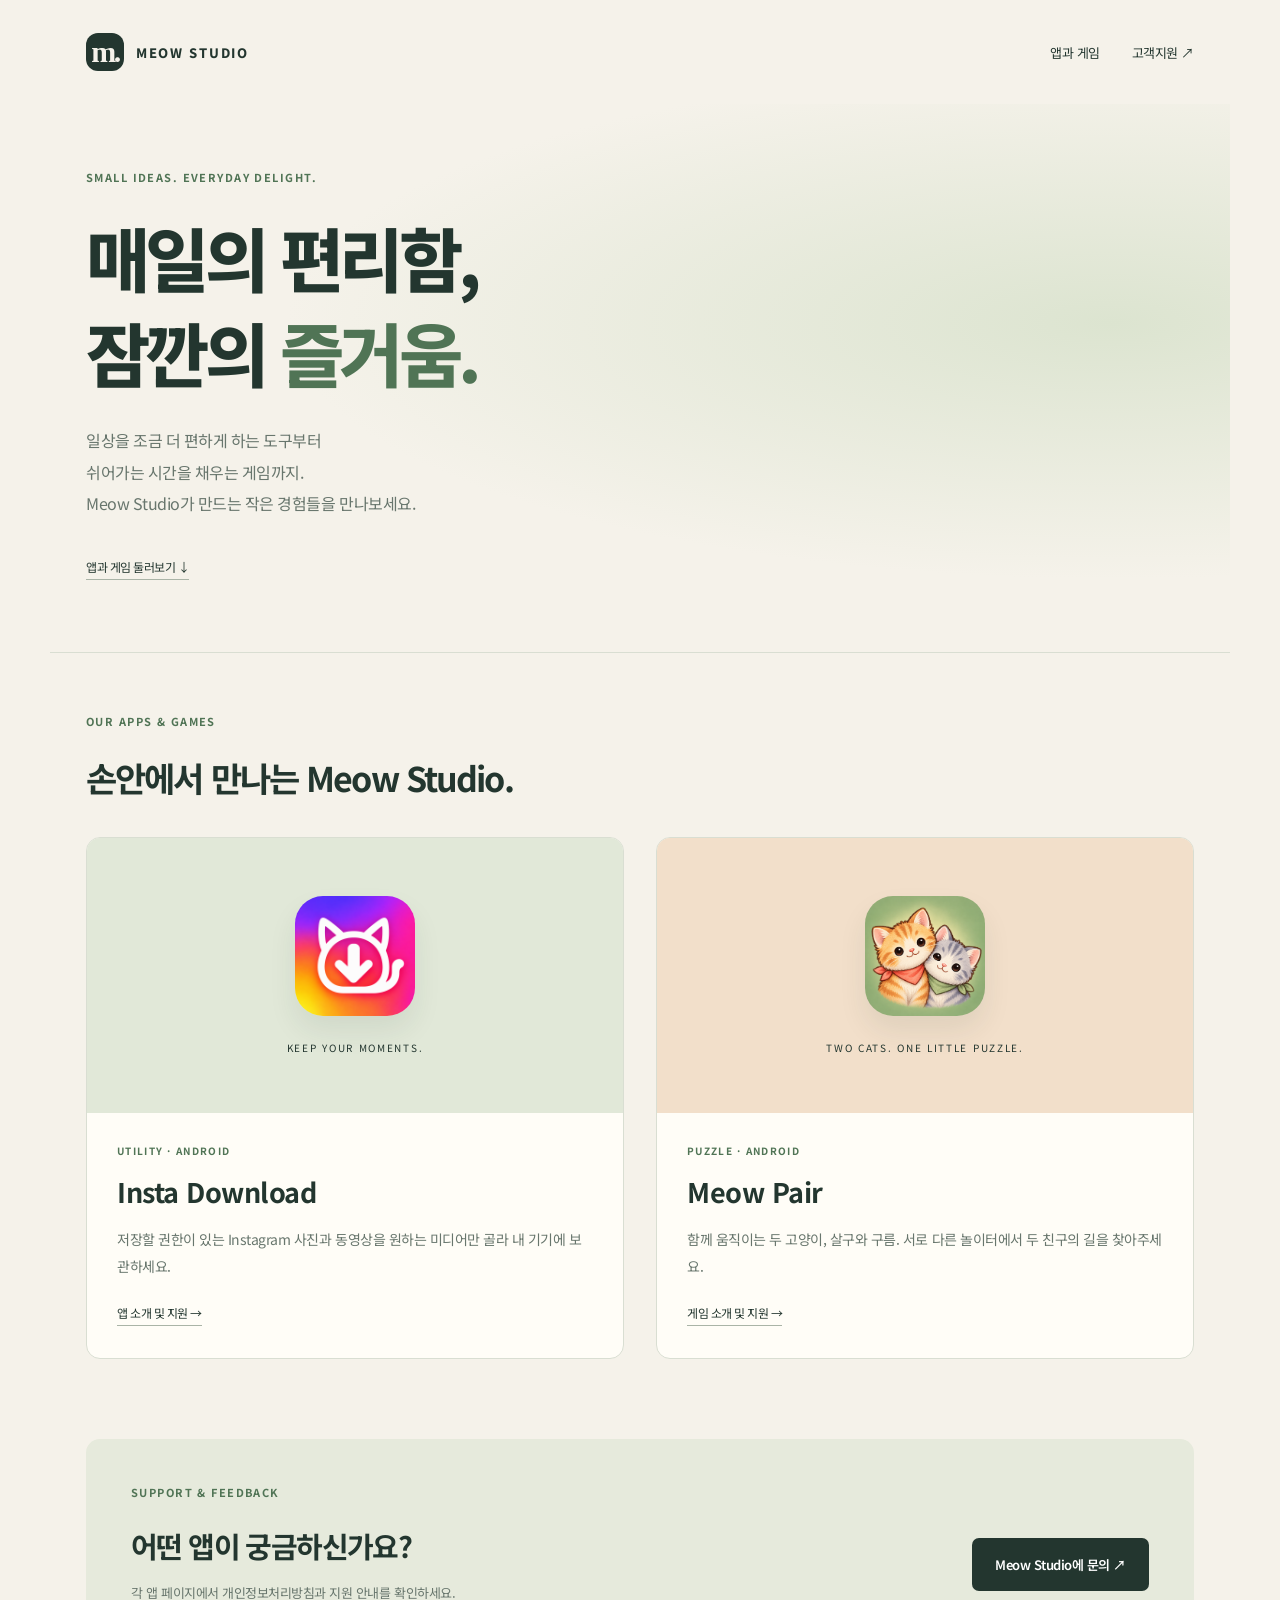
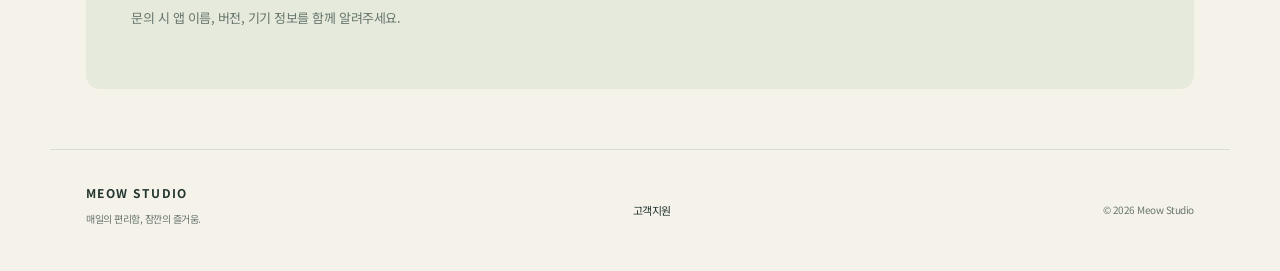
<file: index.html>
<!doctype html><html lang="ko"><head><meta charset="utf-8"><meta name="viewport" content="width=device-width,initial-scale=1"><title>Meow Studio · 앱과 게임</title><meta name="description" content="일상에 편리함과 즐거움을 더하는 Meow Studio의 앱과 게임. Insta Download, Meow Pair 소개와 고객지원."><link rel="stylesheet" href="/style.css"></head><body><header class="nav wrap"><a class="brand" href="/"><span class="studio-mark">m.</span>MEOW STUDIO</a><nav aria-label="주 메뉴"><a href="#apps">앱과 게임</a><a href="#support">고객지원 ↗</a></nav></header><main><section class="wrap studio-hero"><p class="eyebrow">SMALL IDEAS. EVERYDAY DELIGHT.</p><h1>매일의 편리함,<br>잠깐의 <em>즐거움.</em></h1><p class="intro">일상을 조금 더 편하게 하는 도구부터<br>쉬어가는 시간을 채우는 게임까지.<br>Meow Studio가 만드는 작은 경험들을 만나보세요.</p><a class="text-link" href="#apps">앱과 게임 둘러보기 ↓</a></section><section class="wrap catalog" id="apps"><p class="eyebrow">OUR APPS & GAMES</p><h2>손안에서 만나는 Meow Studio.</h2><div class="app-grid"><article class="app-card"><a class="app-cover insta-cover" href="/apps/insta-download/"><img src="/assets/insta-download.png" alt="Insta Download 앱 아이콘" width="120" height="120"><span>KEEP YOUR MOMENTS.</span></a><div class="card-copy"><p class="eyebrow">UTILITY · ANDROID</p><h3>Insta Download</h3><p>저장할 권한이 있는 Instagram 사진과 동영상을 원하는 미디어만 골라 내 기기에 보관하세요.</p><a class="text-link" href="/apps/insta-download/">앱 소개 및 지원 →</a></div></article><article class="app-card"><a class="app-cover pair-cover" href="/apps/meow-pair/"><img src="/assets/meow-pair.png" alt="Meow Pair 앱 아이콘" width="120" height="120"><span>TWO CATS. ONE LITTLE PUZZLE.</span></a><div class="card-copy"><p class="eyebrow">PUZZLE · ANDROID</p><h3>Meow Pair</h3><p>함께 움직이는 두 고양이, 살구와 구름. 서로 다른 놀이터에서 두 친구의 길을 찾아주세요.</p><a class="text-link" href="/apps/meow-pair/">게임 소개 및 지원 →</a></div></article></div></section><section class="wrap support" id="support"><div><p class="eyebrow">SUPPORT & FEEDBACK</p><h2>어떤 앱이 궁금하신가요?</h2><p>각 앱 페이지에서 개인정보처리방침과 지원 안내를 확인하세요.<br>문의 시 앱 이름, 버전, 기기 정보를 함께 알려주세요.</p></div><a class="button dark" href="mailto:meowstudioservice@gmail.com">Meow Studio에 문의 ↗</a></section></main><footer class="wrap studio-footer"><div><strong>MEOW STUDIO</strong><p>매일의 편리함, 잠깐의 즐거움.</p></div><a href="mailto:meowstudioservice@gmail.com">고객지원</a><small>© 2026 Meow Studio</small></footer></body></html>
</file>
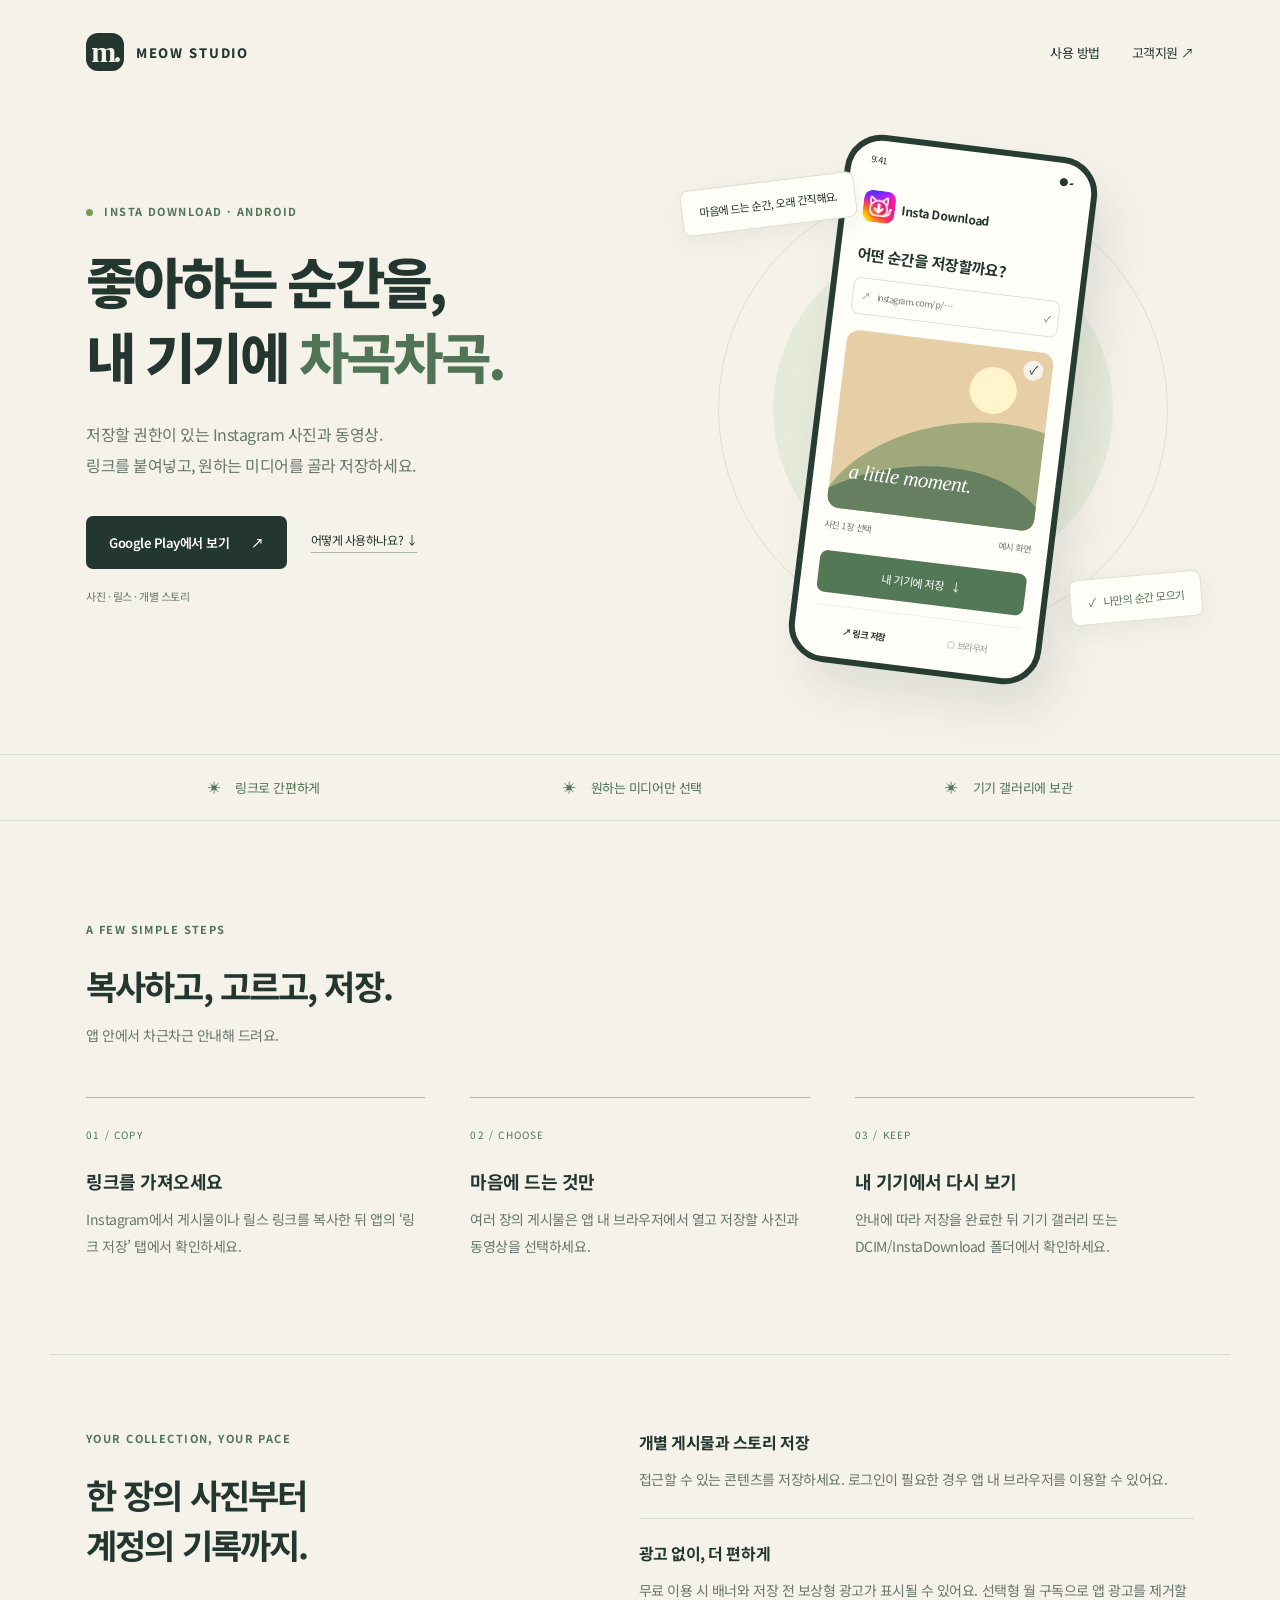
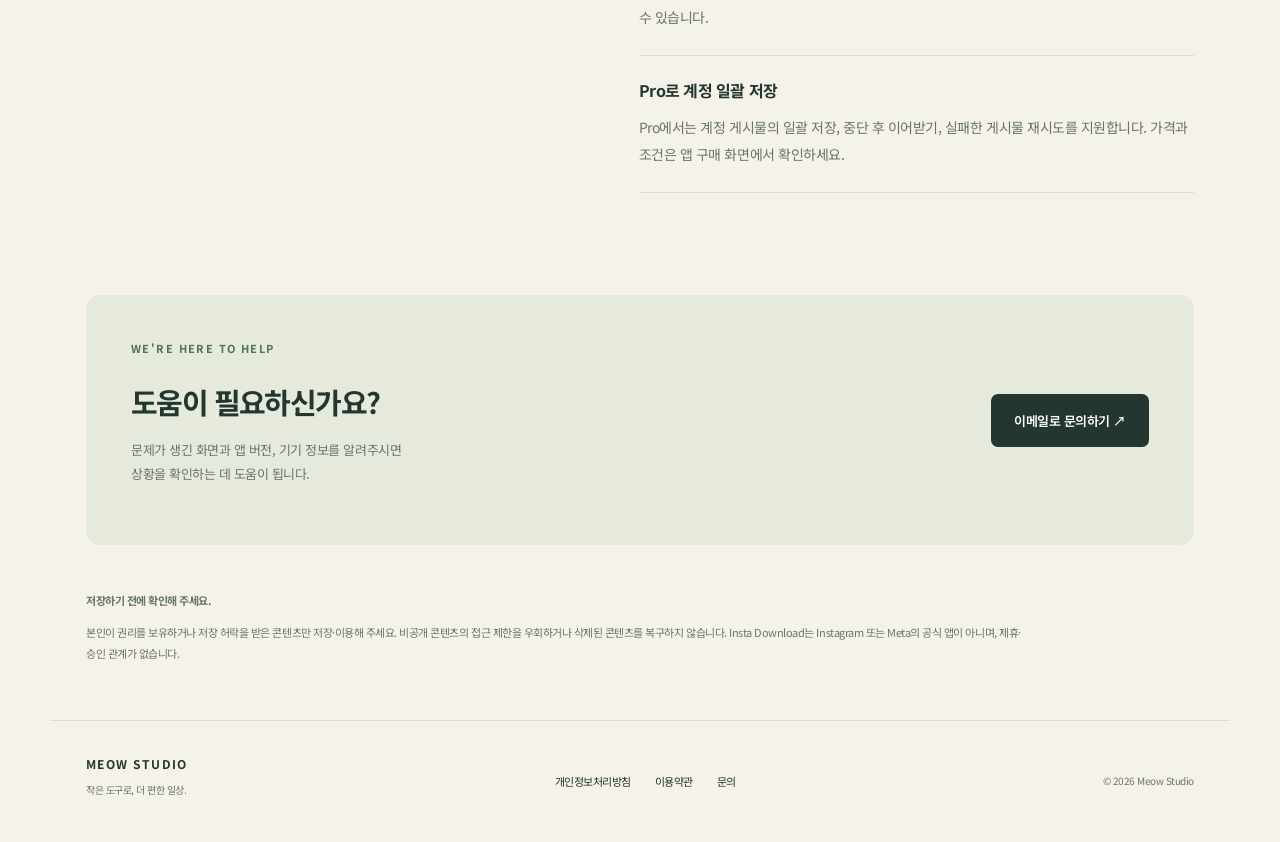
<file: apps/insta-download/index.html>
<!doctype html>
<html lang="ko">
<head><meta charset="utf-8"><meta name="viewport" content="width=device-width, initial-scale=1"><meta name="description" content="Insta Download — 저장할 권한이 있는 Instagram 사진과 동영상을 내 기기에. Meow Studio 앱 소개 및 고객지원."><meta name="theme-color" content="#f5f2ea"><title>Insta Download · Meow Studio</title><link rel="icon" href="/assets/insta-download.png"><link rel="stylesheet" href="/style.css"></head>
<body>
<header class="nav wrap"><a href="/" class="brand"><span class="studio-mark">m.</span>MEOW STUDIO</a><nav aria-label="주 메뉴"><a href="#how">사용 방법</a><a href="#support">고객지원 ↗</a></nav></header>
<main>
<section class="hero wrap"><div class="hero-copy"><p class="eyebrow"><span></span> INSTA DOWNLOAD · ANDROID</p><h1>좋아하는 순간을,<br>내 기기에 <em>차곡차곡.</em></h1><p class="intro">저장할 권한이 있는 Instagram 사진과 동영상.<br>링크를 붙여넣고, 원하는 미디어를 골라 저장하세요.</p><div class="actions"><a class="button dark" href="https://play.google.com/store/apps/details?id=com.meowstudio.insta_download">Google Play에서 보기 <span>↗</span></a><a class="text-link" href="#how">어떻게 사용하나요? ↓</a></div><p class="small muted">사진 · 릴스 · 개별 스토리</p></div><div class="visual" aria-label="링크 확인, 미디어 선택, 기기 저장 흐름을 보여주는 예시"><div class="orbit o1"></div><div class="orbit o2"></div><span class="floating tag">마음에 드는 순간, 오래 간직해요.</span><div class="phone"><div class="phone-top"><span>9:41</span><span>● ▰</span></div><div class="app-title"><img src="/assets/insta-download.png" alt="" width="32" height="32"><strong>Insta Download</strong></div><p class="phone-heading">어떤 순간을 저장할까요?</p><div class="url">↗ &nbsp; instagram.com/p/… <span>✓</span></div><div class="art"><div class="sun"></div><div class="hill back"></div><div class="hill front"></div><span class="art-caption">a little moment.</span><span class="selected">✓</span></div><div class="media-info"><span>사진 1장 선택</span><span>예시 화면</span></div><div class="fake-button">내 기기에 저장 &nbsp; ↓</div><div class="phone-tabs"><b>↗ 링크 저장</b><span>◎ 브라우저</span></div></div><span class="floating saved">✓ &nbsp; 나만의 순간 모으기</span><span class="visual-note">기능을 설명하기 위한 일러스트입니다.</span></div></section>
<section class="strip"><div class="wrap"><span>링크로 간편하게</span><span>원하는 미디어만 선택</span><span>기기 갤러리에 보관</span></div></section>
<section id="how" class="wrap how"><div class="section-heading"><p class="eyebrow">A FEW SIMPLE STEPS</p><h2>복사하고, 고르고, 저장.</h2><p>앱 안에서 차근차근 안내해 드려요.</p></div><div class="steps"><article><span class="number">01 / COPY</span><h3>링크를 가져오세요</h3><p>Instagram에서 게시물이나 릴스 링크를 복사한 뒤 앱의 ‘링크 저장’ 탭에서 확인하세요.</p></article><article><span class="number">02 / CHOOSE</span><h3>마음에 드는 것만</h3><p>여러 장의 게시물은 앱 내 브라우저에서 열고 저장할 사진과 동영상을 선택하세요.</p></article><article><span class="number">03 / KEEP</span><h3>내 기기에서 다시 보기</h3><p>안내에 따라 저장을 완료한 뒤 기기 갤러리 또는 DCIM/InstaDownload 폴더에서 확인하세요.</p></article></div></section>
<section class="wrap details"><div><p class="eyebrow">YOUR COLLECTION, YOUR PACE</p><h2>한 장의 사진부터<br>계정의 기록까지.</h2></div><div class="detail-list"><article><h3>개별 게시물과 스토리 저장</h3><p>접근할 수 있는 콘텐츠를 저장하세요. 로그인이 필요한 경우 앱 내 브라우저를 이용할 수 있어요.</p></article><article><h3>광고 없이, 더 편하게</h3><p>무료 이용 시 배너와 저장 전 보상형 광고가 표시될 수 있어요. 선택형 월 구독으로 앱 광고를 제거할 수 있습니다.</p></article><article><h3>Pro로 계정 일괄 저장</h3><p>Pro에서는 계정 게시물의 일괄 저장, 중단 후 이어받기, 실패한 게시물 재시도를 지원합니다. 가격과 조건은 앱 구매 화면에서 확인하세요.</p></article></div></section>
<section class="wrap support" id="support"><div><p class="eyebrow">WE'RE HERE TO HELP</p><h2>도움이 필요하신가요?</h2><p>문제가 생긴 화면과 앱 버전, 기기 정보를 알려주시면<br>상황을 확인하는 데 도움이 됩니다.</p></div><a class="button dark" href="mailto:meowstudioservice@gmail.com">이메일로 문의하기 ↗</a></section>
<aside class="wrap notice"><strong>저장하기 전에 확인해 주세요.</strong><p>본인이 권리를 보유하거나 저장 허락을 받은 콘텐츠만 저장·이용해 주세요. 비공개 콘텐츠의 접근 제한을 우회하거나 삭제된 콘텐츠를 복구하지 않습니다. Insta Download는 Instagram 또는 Meta의 공식 앱이 아니며, 제휴·승인 관계가 없습니다.</p></aside>
</main><footer class="wrap"><div><strong>MEOW STUDIO</strong><p>작은 도구로, 더 편한 일상.</p></div><div class="footer-links"><a href="https://meowstudioservice.github.io/insta-download-legal/privacy.html">개인정보처리방침</a><a href="https://meowstudioservice.github.io/insta-download-legal/terms.html">이용약관</a><a href="mailto:meowstudioservice@gmail.com">문의</a></div><small>© 2026 Meow Studio</small></footer>
</body></html>
</file>
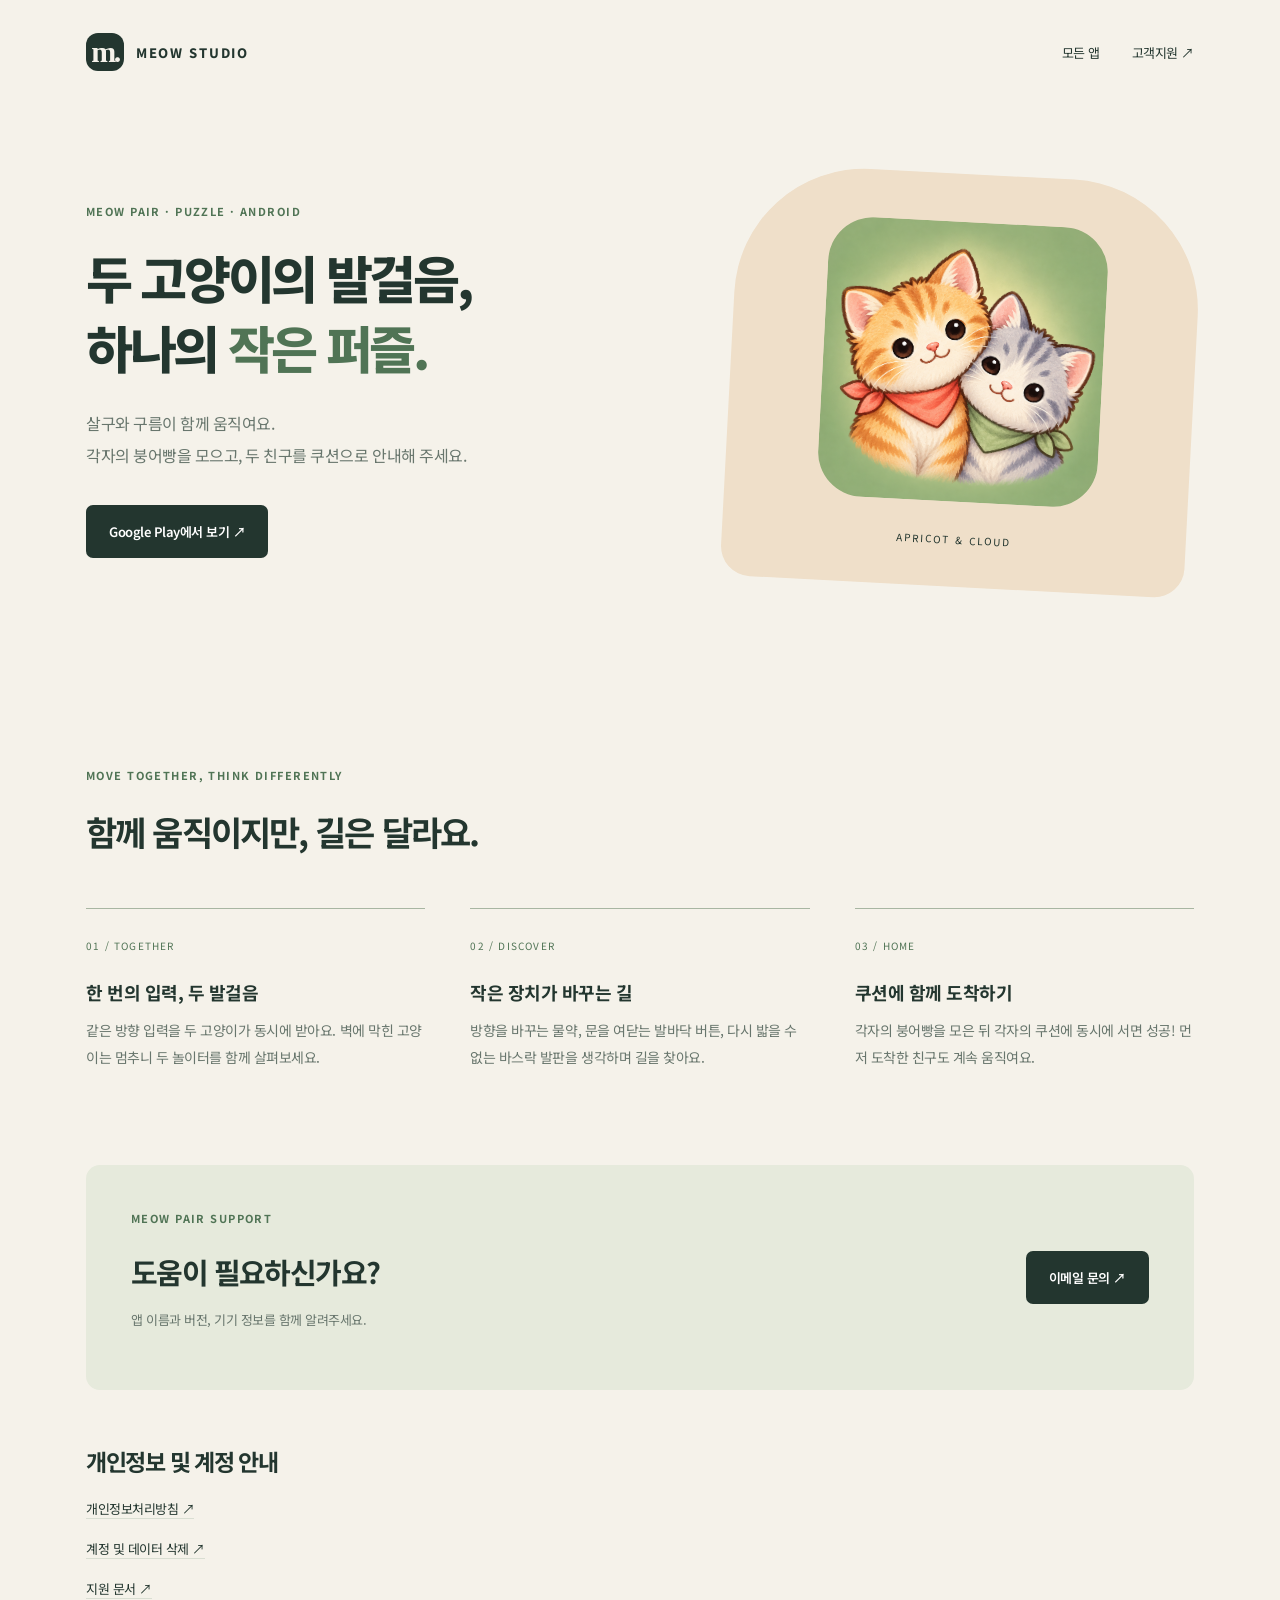
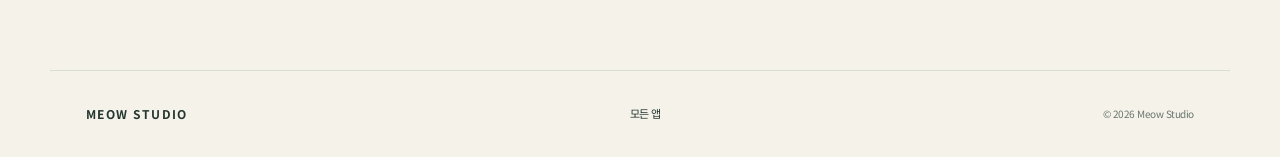
<file: apps/meow-pair/index.html>
<!doctype html><html lang="ko"><head><meta charset="utf-8"><meta name="viewport" content="width=device-width,initial-scale=1"><title>Meow Pair · Meow Studio</title><meta name="description" content="함께 움직이는 두 고양이의 퍼즐 게임 Meow Pair. 게임 소개, 고객지원, 개인정보 및 계정 삭제 안내."><link rel="stylesheet" href="/style.css"><link rel="icon" href="/assets/meow-pair.png"></head><body><header class="nav wrap"><a class="brand" href="/"><span class="studio-mark">m.</span>MEOW STUDIO</a><nav aria-label="주 메뉴"><a href="/#apps">모든 앱</a><a href="#support">고객지원 ↗</a></nav></header><main><section class="wrap pair-hero"><div><p class="eyebrow">MEOW PAIR · PUZZLE · ANDROID</p><h1>두 고양이의 발걸음,<br>하나의 <em>작은 퍼즐.</em></h1><p class="intro">살구와 구름이 함께 움직여요.<br>각자의 붕어빵을 모으고, 두 친구를 쿠션으로 안내해 주세요.</p><a class="button dark" href="https://play.google.com/store/apps/details?id=com.meowstudio.meowpair">Google Play에서 보기 ↗</a></div><div class="pair-portrait"><img src="/assets/meow-pair.png" alt="Meow Pair의 두 고양이" width="280" height="280"><p>APRICOT & CLOUD</p></div></section><section class="wrap how"><p class="eyebrow">MOVE TOGETHER, THINK DIFFERENTLY</p><h2>함께 움직이지만, 길은 달라요.</h2><div class="steps"><article><span class="number">01 / TOGETHER</span><h3>한 번의 입력, 두 발걸음</h3><p>같은 방향 입력을 두 고양이가 동시에 받아요. 벽에 막힌 고양이는 멈추니 두 놀이터를 함께 살펴보세요.</p></article><article><span class="number">02 / DISCOVER</span><h3>작은 장치가 바꾸는 길</h3><p>방향을 바꾸는 물약, 문을 여닫는 발바닥 버튼, 다시 밟을 수 없는 바스락 발판을 생각하며 길을 찾아요.</p></article><article><span class="number">03 / HOME</span><h3>쿠션에 함께 도착하기</h3><p>각자의 붕어빵을 모은 뒤 각자의 쿠션에 동시에 서면 성공! 먼저 도착한 친구도 계속 움직여요.</p></article></div></section><section class="wrap support" id="support"><div><p class="eyebrow">MEOW PAIR SUPPORT</p><h2>도움이 필요하신가요?</h2><p>앱 이름과 버전, 기기 정보를 함께 알려주세요.</p></div><a class="button dark" href="mailto:meowstudioservice@gmail.com">이메일 문의 ↗</a></section><section class="wrap policy-links"><h2>개인정보 및 계정 안내</h2><p><a href="https://meowstudioservice.github.io/meow-duo-legal/privacy.html">개인정보처리방침 ↗</a></p><p><a href="https://meowstudioservice.github.io/meow-duo-legal/delete-account.html">계정 및 데이터 삭제 ↗</a></p><p><a href="https://meowstudioservice.github.io/meow-duo-legal/">지원 문서 ↗</a></p></section></main><footer class="wrap"><a href="/"><strong>MEOW STUDIO</strong></a><a href="/#apps">모든 앱</a><small>© 2026 Meow Studio</small></footer></body></html>
</file>
<file: style.css>
@import url('https://fonts.googleapis.com/css2?family=Noto+Sans+KR:wght@400;500;600;700;800;900&display=swap');
:root{--paper:#f5f2ea;--ink:#23362f;--green:#507455;--muted:#68766d;--line:#d9ded2}*{box-sizing:border-box}html{scroll-behavior:smooth;scroll-padding-top:30px}body{margin:0;background:var(--paper);color:var(--ink);font-family:'Noto Sans KR',sans-serif;letter-spacing:-.03em}a{color:inherit;text-decoration:none}a:focus-visible{outline:3px solid #a95c28;outline-offset:6px}.wrap{max-width:1180px;margin:auto;padding-left:36px;padding-right:36px}.nav{height:104px;display:flex;align-items:center;justify-content:space-between}.brand{display:flex;align-items:center;gap:12px;font-size:13px;letter-spacing:.13em;font-weight:800}.brand img{border-radius:12px}.nav nav{display:flex;gap:32px;font-size:13px}.hero{min-height:650px;display:grid;grid-template-columns:1.15fr 1fr;align-items:center;gap:30px;padding-top:40px;padding-bottom:80px}.eyebrow{font-size:11px;letter-spacing:.13em;font-weight:700;color:var(--green);margin:0 0 24px}.eyebrow span{display:inline-block;background:#7a995a;width:7px;height:7px;border-radius:50%;margin-right:7px}h1{font-size:clamp(36px,4.3vw,58px);line-height:1.36;letter-spacing:-.065em;font-weight:800;margin:0 0 26px}em{font-style:normal;color:var(--green)}.intro{font-size:16px;line-height:1.95;color:var(--muted);margin-bottom:34px}.actions{display:flex;align-items:center;gap:24px;flex-wrap:wrap}.button{display:inline-flex;align-items:center;justify-content:center;gap:22px;padding:17px 23px;border-radius:7px;font-size:13px;font-weight:600;transition:transform .2s,background .2s}.dark{background:var(--ink);color:#fff}.button:hover{background:#3e5a4b;transform:translateY(-2px)}.text-link{font-size:12px;border-bottom:1px solid #aab4a7;padding-bottom:4px}.small{font-size:11px;margin-top:19px}.muted{color:var(--muted)}.visual{height:520px;position:relative;display:grid;place-items:center}.orbit{position:absolute;border:1px solid #dce1d2;border-radius:50%;width:450px;height:450px}.o2{width:340px;height:340px;background:#e6eadb;border:0}.phone{width:254px;background:#fffef9;border:6px solid #283d32;border-radius:37px;padding:13px 17px 0;box-shadow:18px 27px 45px #293d321a;transform:rotate(7deg);z-index:1;overflow:hidden}.phone-top{display:flex;justify-content:space-between;font-size:9px;margin:0 2px 24px}.app-title{display:flex;align-items:center;gap:7px;font-size:12px}.app-title img{border-radius:9px}.phone-heading{font-size:15px;font-weight:700;margin:22px 0 13px}.url{padding:11px 8px;border:1px solid #dce2d8;border-radius:8px;font-size:9px;color:#778277}.url span{float:right;color:#537251}.art{height:179px;margin-top:16px;border-radius:12px;position:relative;overflow:hidden;background:#e6cfa6}.sun{width:47px;height:47px;background:#fff4cc;border-radius:50%;position:absolute;top:20px;right:33px}.hill{position:absolute;width:290px;height:180px;border-radius:50%;transform:rotate(-15deg)}.back{background:#9fa97c;top:80px;left:-12px}.front{background:#657f60;top:130px;left:-60px}.art-caption{position:absolute;bottom:25px;left:18px;color:white;font-family:Georgia,serif;font-style:italic;font-size:21px}.selected{position:absolute;right:9px;top:9px;border-radius:50%;background:#f5f2ea;width:20px;height:20px;text-align:center;font-size:12px}.media-info{display:flex;justify-content:space-between;margin:11px 0 19px;font-size:9px;color:#6f7c70}.fake-button{background:#537855;color:white;border-radius:8px;text-align:center;padding:13px;font-size:11px}.phone-tabs{display:flex;justify-content:space-around;font-size:9px;padding:18px 0 20px;margin-top:12px;border-top:1px solid #eee}.phone-tabs span{color:#999}.floating{position:absolute;background:#fffef9;border:1px solid #dce1d2;box-shadow:0 8px 25px #263e3110;border-radius:8px;padding:14px 17px;font-size:11px;z-index:2}.tag{top:32px;left:-12px;transform:rotate(-7deg)}.saved{bottom:48px;right:-8px;transform:rotate(-5deg);color:#507455}.visual-note{position:absolute;bottom:0;font-size:9px;color:#7c8778}.strip{border-top:1px solid var(--line);border-bottom:1px solid var(--line)}.strip .wrap{display:flex;justify-content:space-around;padding-top:23px;padding-bottom:23px;font-size:13px;color:var(--green)}.strip span:before{content:'✳';margin-right:15px}.how{padding-top:100px;padding-bottom:95px}.section-heading h2,h2{font-size:34px;line-height:1.45;letter-spacing:-.055em;margin:0 0 15px}.section-heading>p:last-child{font-size:14px;color:var(--muted)}.steps{display:grid;grid-template-columns:repeat(3,1fr);gap:45px;margin-top:52px}.steps article{border-top:1px solid #a8b6a2;padding-top:22px}.number{font-size:10px;letter-spacing:.12em;color:var(--green)}h3{font-size:18px;margin:24px 0 12px}article p{color:var(--muted);font-size:14px;line-height:1.9;margin:0}.details{display:grid;grid-template-columns:1fr 1.15fr;gap:70px;padding-top:75px;padding-bottom:80px;border-top:1px solid var(--line)}.detail-list article{padding:0 0 25px;margin-bottom:22px;border-bottom:1px solid var(--line)}.detail-list h3{margin-top:0;font-size:16px}.support{background:#e6eadc;max-width:1108px;border-radius:14px;padding:45px;display:flex;align-items:center;justify-content:space-between;gap:24px}.support h2{font-size:29px}.support p:not(.eyebrow){color:var(--muted);font-size:13px;line-height:1.9}.support .button{white-space:nowrap}.notice{padding-top:45px;padding-bottom:45px;font-size:11px;color:var(--muted);line-height:1.9}.notice p{max-width:940px}footer{border-top:1px solid var(--line);padding-top:34px;padding-bottom:35px;display:flex;align-items:center;justify-content:space-between;gap:25px;font-size:11px}footer strong{letter-spacing:.12em;font-size:12px}footer p,footer small{color:var(--muted);font-size:10px}.footer-links{display:flex;gap:24px}@media(max-width:850px){.wrap{padding-left:24px;padding-right:24px}.nav{height:85px}.hero{grid-template-columns:1fr;padding-top:35px;gap:35px;padding-bottom:45px}.hero-copy{max-width:550px}.hero h1{font-size:45px}.visual{max-width:450px;width:100%;margin:auto}.tag{left:5px}.saved{right:3px}.steps{gap:25px}.details{gap:35px}.support{margin:0 24px}.support .button{font-size:12px;padding:15px}.footer-links{gap:15px}footer{flex-wrap:wrap}}@media(max-width:540px){.nav nav{gap:18px;font-size:11px}.brand{font-size:10px;gap:8px}.brand img{width:30px;height:30px}.hero h1{font-size:37px}.intro{font-size:14px}.visual{height:490px}.orbit{width:310px;height:310px}.o2{width:260px;height:260px}.phone{width:235px}.floating{font-size:9px;padding:12px}.tag{top:18px}.saved{bottom:28px}.visual-note{bottom:-10px}.strip .wrap{gap:12px;justify-content:space-between;font-size:10px}.strip span:before{display:none}.how{padding-top:65px;padding-bottom:50px}h2,.section-heading h2{font-size:28px}.steps{grid-template-columns:1fr;gap:30px;margin-top:35px}.steps h3{margin-top:16px}.details{grid-template-columns:1fr;padding-top:50px;padding-bottom:35px;gap:25px}.details h2 br{display:none}.support{display:block;padding:28px 22px}.support .button{margin-top:12px}.support h2{font-size:25px}.support br{display:none}footer{gap:22px}.footer-links{flex-wrap:wrap}footer small{width:100%}}@media(prefers-reduced-motion:reduce){html{scroll-behavior:auto}.button{transition:none}}
.studio-mark{display:inline-grid;place-items:center;width:38px;height:38px;border-radius:12px;background:var(--ink);color:var(--paper);font:bold 30px Georgia,serif;letter-spacing:-.08em}.studio-hero{padding-top:65px;padding-bottom:75px;background:radial-gradient(ellipse at 90% 40%,#dce4d0 0,transparent 55%)}.studio-hero h1{font-size:clamp(40px,5.5vw,70px)}.catalog{padding-top:60px;padding-bottom:80px;border-top:1px solid var(--line)}.app-grid{display:grid;grid-template-columns:1fr 1fr;gap:32px;margin-top:35px}.app-card{overflow:hidden;border:1px solid var(--line);border-radius:14px;background:#fffdf7}.app-cover{height:275px;display:flex;align-items:center;justify-content:center;flex-direction:column;gap:24px}.app-cover:hover{filter:brightness(.97)}.app-cover img{border-radius:28px;box-shadow:0 15px 28px #23362f16;object-fit:cover}.app-cover span{font-size:10px;letter-spacing:.17em}.insta-cover{background:#e1e8d8}.pair-cover{background:#f2dfca}.card-copy{padding:28px 30px 32px}.card-copy .eyebrow{font-size:10px;margin-bottom:12px}.card-copy h3{font-size:27px;margin:0 0 15px}.card-copy .text-link{display:inline-block;margin-top:25px}.studio-footer{margin-top:60px}.pair-hero{display:grid;grid-template-columns:1.3fr 1fr;align-items:center;gap:40px;padding-top:70px;padding-bottom:80px}.pair-hero h1{font-size:clamp(35px,4vw,53px)}.pair-portrait{background:#efdfc9;padding:48px 25px 30px;border-radius:130px 130px 30px 30px;text-align:center;transform:rotate(3deg)}.pair-portrait img{width:100%;max-width:280px;height:auto;border-radius:45px}.pair-portrait p{font-size:10px;letter-spacing:.2em;margin-top:25px}.policy-links{padding-top:55px;padding-bottom:55px}.policy-links h2{font-size:23px}.policy-links a{font-size:13px;border-bottom:1px solid var(--line)}@media(max-width:700px){.studio-hero{padding-top:35px}.studio-hero h1{font-size:42px}.catalog h2{font-size:27px}.app-grid{grid-template-columns:1fr}.app-cover{height:240px}.pair-hero{grid-template-columns:1fr;padding-top:40px;gap:40px}.pair-portrait{max-width:330px;margin:auto;width:100%}.studio-hero .intro{font-size:14px}.studio-footer{margin-top:40px}}
</file>
